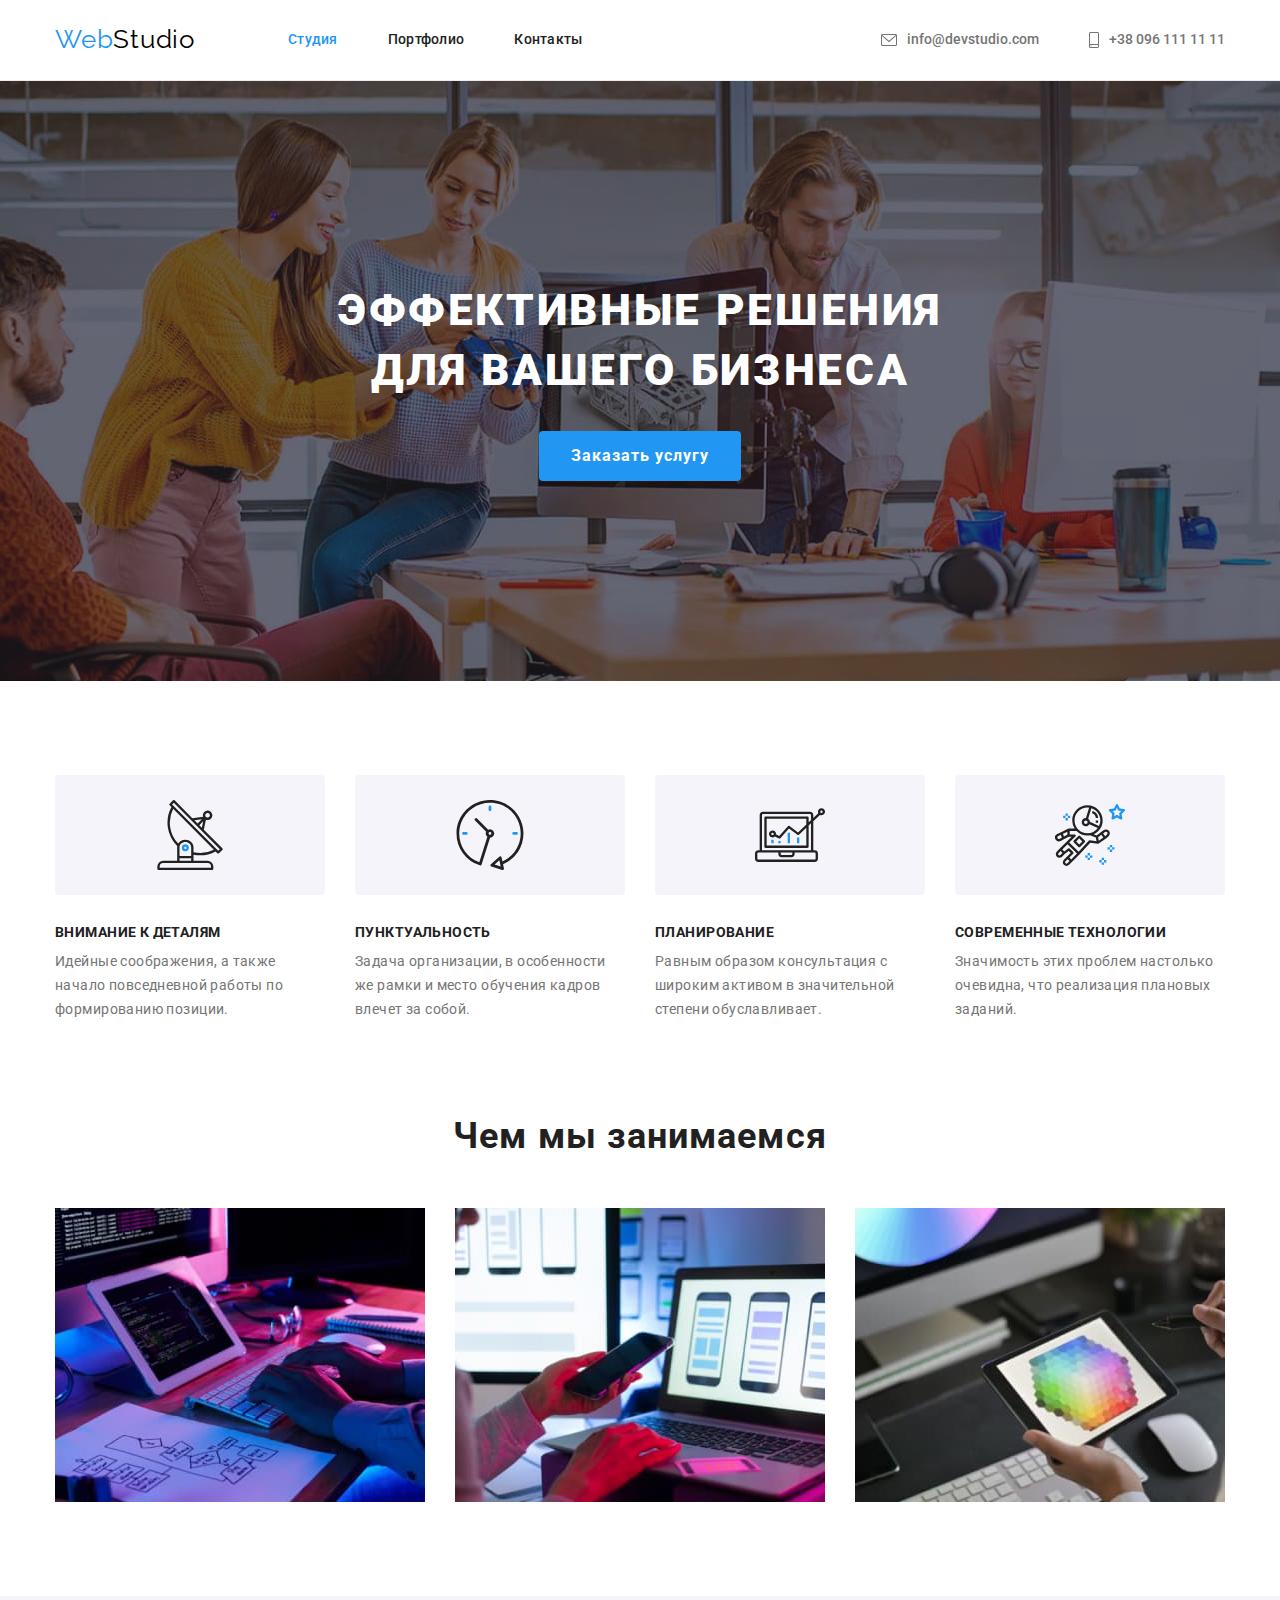
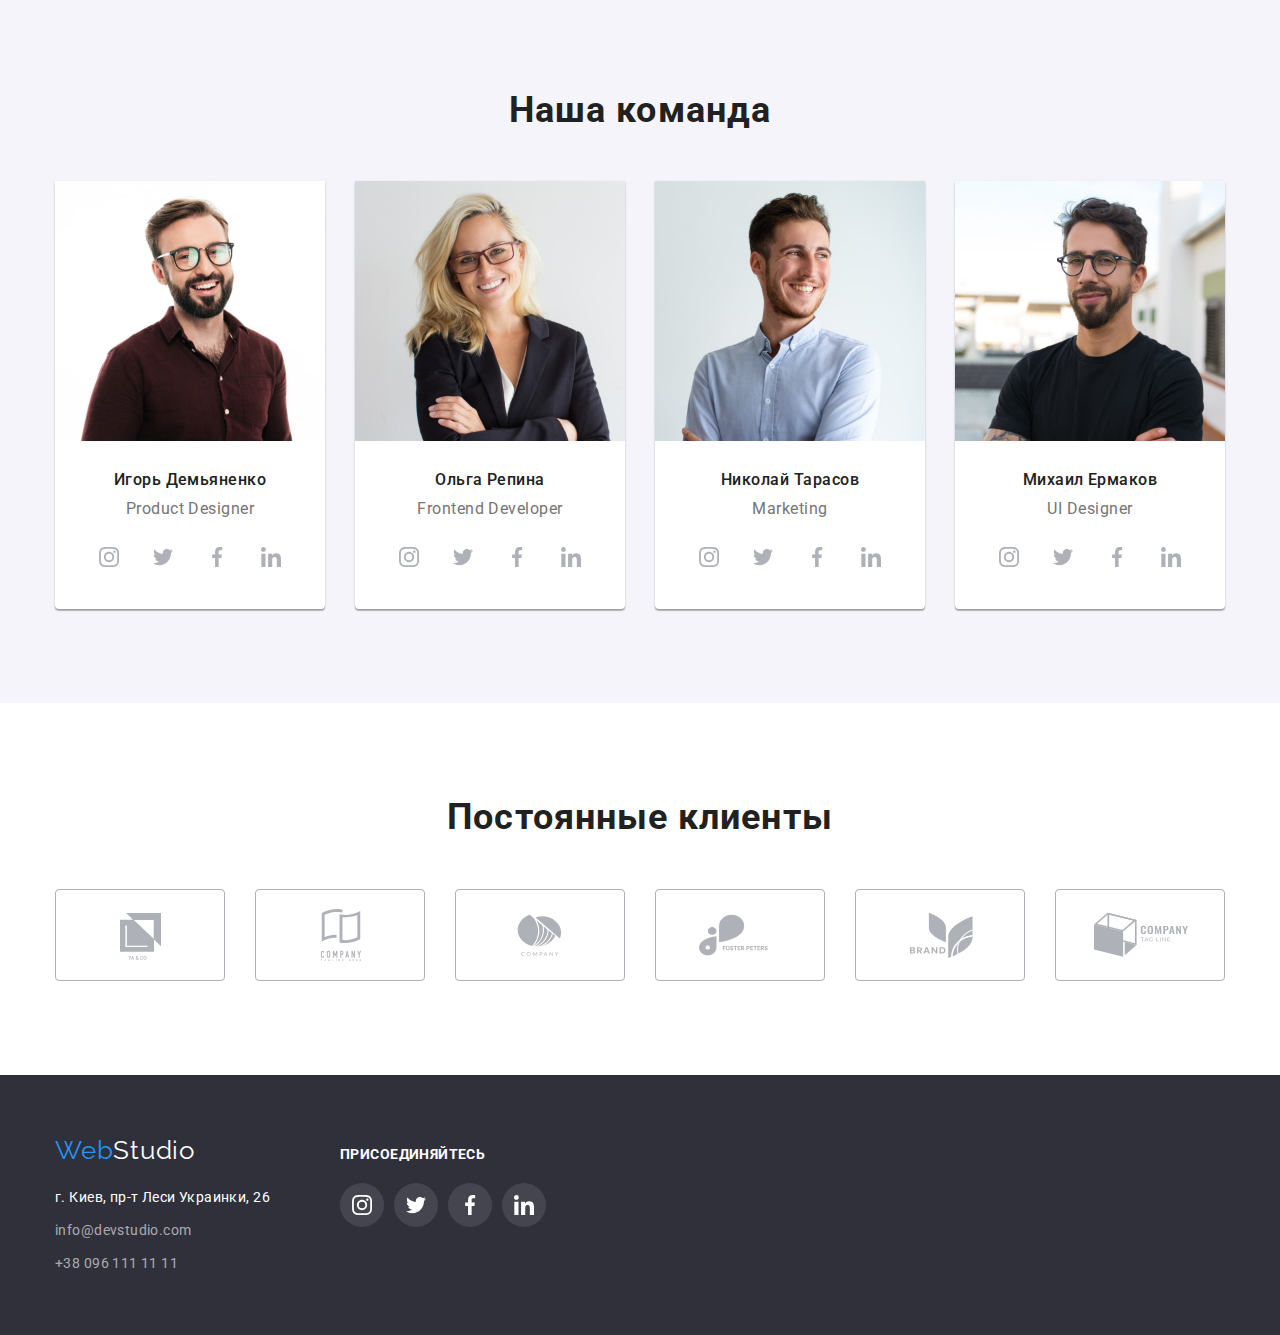
<file: index.html>
<!DOCTYPE html>
<html lang="ru">

<head>
    <meta charset="UTF-8">
    <meta http-equiv="X-UA-Compatible" content="IE=edge">
    <meta name="viewport" content="width=device-width, initial-scale=1.0">
    <title>Document</title>
    <link rel="preconnect" href="https://fonts.googleapis.com">
    <link rel="preconnect" href="https://fonts.gstatic.com" crossorigin>
    <link href="https://fonts.googleapis.com/css2?family=Raleway:wght@700&family=Roboto:wght@400;500;700;900&display=swap"
        rel="stylesheet">
    <link rel="stylesheet" href="https://cdnjs.cloudflare.com/ajax/libs/modern-normalize/1.1.0/modern-normalize.min.css">
    <link rel="stylesheet" href="./css/styles.css">
</head>

<body>
    <header class="header">
        <div class="container">
            <a href="./" class="logo logo-accent">Web<span class="logo">Studio</span></a>
            <nav class="menu-nav">
                <ul class="nav list">
                    <li><a href="" class="link active-nav">Студия</a></li>
                    <li><a href="portfolio.html" class="link">Портфолио</a></li>
                    <li><a href="" class="link">Контакты</a></li>
                </ul>
            </nav>
            <ul class="kontakts list">
                <li><a href="mailto:info@devstudio.com" class="link">
                        <svg class="mail-icon svg" width="16" height="14">
                            <use href="./images/symbol-defs.svg#envelope"></use>
                        </svg>
                        info@devstudio.com</a></li>
                <li><a href="tel:+380961111111" class="link">
                        <svg class="mail-icon svg" width="10" height="16">
                            <use href="./images/symbol-defs.svg#smartphone1"></use>
                        </svg>
                        +38 096 111 11 11</a></li>
            </ul>
        </div>
    </header>
    <main>
        <!-- герой -->   
        <section class="section hero">
            <div class="container">
                <h1>Эффективные решения для вашего бизнеса</h1>
                <button type="button">Заказать услугу</button>
            </div>
        </section>
        <!-- особенности -->
        <section class="section pecul">
            <div class="container">
                <h2>Особенности</h2>
                <!--скрытый заголовок-->
                <ul class="list">
                    <li>
                        <div class="pecul-svg">
                            <svg class="svg" height="70"  width="70">
                                <use href="./images/symbol-defs.svg#antenna"></use>
                            </svg>
                        </div>
                        <h3>Внимание к деталям</h3>
                        <p class="text">Идейные соображения, а также начало повседневной работы по формированию позиции.</p>
                    </li>
                    <li>
                        <div class="pecul-svg">
                            <svg class="svg" height="70" width="70">
                                <use href="./images/symbol-defs.svg#clock"></use>
                            </svg>
                        </div>
                        <h3>Пунктуальность</h3>
                        <p class="text">Задача организации, в особенности же рамки и место обучения кадров влечет за собой.</p>
                    </li>
                    <li>
                        <div class="pecul-svg">
                            <svg class="svg" height="70" width="70">
                                <use href="./images/symbol-defs.svg#diagram"></use>
                            </svg>
                        </div>
                        <h3>Планирование</h3>
                        <p class="text">Равным образом консультация с широким активом в значительной степени обуславливает.</p>
                    </li>
                    <li>
                        <div class="pecul-svg">
                            <svg class="svg" height="70" width="70">
                                <use href="./images/symbol-defs.svg#astronaut"></use>
                            </svg>
                        </div>
                        <h3>Современные технологии</h3>
                        <p class="text">Значимость этих проблем настолько очевидна, что реализация плановых заданий.</p>
                    </li>
                </ul>
            </div>
        </section>
        <!-- чем мы занимаемся -->
        <section class="section what-are-we-doing">
            <div class="container">
                <h2 class="title">Чем мы занимаемся</h2>
                <ul class="list">
                    <li><img src="./images/img.jpg" alt="набор разметки" width="370"></li>
                    <li><img src="./images/img1.jpg" alt="оптимизация под мобильные устройства" width="370"></li>
                    <li><img src="./images/img2.jpg" alt="дизайнерсие работы" width="370"></li>
                </ul>
            </div>
        </section>
        <!-- наша команда -->
        <section class=" section team">
            <div class="container">
                <h2 class="title">Наша команда</h2>
                <ul class="list">
                    <li class="team-item">
                        <img src="./images/igor1.jpg" alt="фото Игоря Демьяненко" width="270">
                            <h3>Игорь Демьяненко</h3>
                            <p class="text">Product Designer</p>
                            <ul class="list media-list">
                                <li class="item"><a class="social-media" href="" target="_blank" rel="nofollow noreferer">
                                    <svg class="svg" height="20" width="20">
                                        <use href="./images/symbol-defs.svg#instagram"></use>
                                    </svg>
                                </a></li>
                                <li class="item"><a class="social-media" href="" target="_blank" rel="nofollow noreferer">
                                    <svg class="svg" height="20" width="20">
                                        <use href="./images/symbol-defs.svg#twitter"></use>
                                    </svg>
                                </a></li>
                                <li class="item"><a class="social-media" href="" target="_blank" rel="nofollow noreferer">
                                    <svg class="svg" height="20" width="20">
                                        <use href="./images/symbol-defs.svg#facebook"></use>
                                    </svg>
                                </a></li>
                                <li class="item"><a class="social-media" href="" target="_blank" rel="nofollow noreferer">
                                    <svg class="svg" height="20" width="20">
                                        <use href="./images/symbol-defs.svg#linkedin"></use>
                                    </svg>
                                </a></li>
                            </ul>
                    </li>
                    <li class="team-item">
                        <img src="./images/olga1.jpg" alt="фото Ольги Репиной" width="270">
                            <h3>Ольга Репина</h3>
                            <p class="text">Frontend Developer</p>
                            <ul class="list media-list">
                                <li><a class="social-media" href="" target="_blank" rel="nofollow noreferer">
                                        <svg class="svg" height="20" width="20">
                                            <use href="./images/symbol-defs.svg#instagram"></use>
                                        </svg>
                                    </a></li>
                                <li><a class="social-media" href="" target="_blank" rel="nofollow noreferer">
                                        <svg class="svg" height="20" width="20">
                                            <use href="./images/symbol-defs.svg#twitter"></use>
                                        </svg>
                                    </a></li>
                                <li><a class="social-media" href="" target="_blank" rel="nofollow noreferer">
                                        <svg class="svg" height="20" width="20">
                                            <use href="./images/symbol-defs.svg#facebook"></use>
                                        </svg>
                                    </a></li>
                                <li><a class="social-media" href="" target="_blank" rel="nofollow noreferer">
                                        <svg class="svg" height="20" width="20">
                                            <use href="./images/symbol-defs.svg#linkedin"></use>
                                        </svg>
                                    </a></li>
                            </ul>
                    </li>
                    <li class="team-item">
                        <img src="./images/nikolai1.jpg" alt="фото Николая Тарасова" width="270">
                            <h3>Николай Тарасов</h3>
                            <p class="text">Marketing</p>
                            <ul class="list media-list">
                                <li><a class="social-media" href="" target="_blank" rel="nofollow noreferer">
                                        <svg class="svg" height="20" width="20">
                                            <use href="./images/symbol-defs.svg#instagram"></use>
                                        </svg>
                                    </a></li>
                                <li><a class="social-media" href="" target="_blank" rel="nofollow noreferer">
                                        <svg class="svg" height="20" width="20">
                                            <use href="./images/symbol-defs.svg#twitter"></use>
                                        </svg>
                                    </a></li>
                                <li><a class="social-media" href="" target="_blank" rel="nofollow noreferer">
                                        <svg class="svg" height="20" width="20">
                                            <use href="./images/symbol-defs.svg#facebook"></use>
                                        </svg>
                                    </a></li>
                                <li><a class="social-media" href="" target="_blank" rel="nofollow noreferer">
                                        <svg class="svg" height="20" width="20">
                                            <use href="./images/symbol-defs.svg#linkedin"></use>
                                        </svg>
                                    </a></li>
                            </ul>
                    </li>
                    <li class="team-item">
                        <img src="./images/mihail1.jpg" alt="фото Михаила Ермакова" width="270">
                            <h3>Михаил Ермаков</h3>
                            <p class="text">UI Designer</p>
                            <ul class="list media-list">
                                <li><a class="social-media" href="" target="_blank" rel="nofollow noreferer">
                                        <svg class="svg" height="20" width="20">
                                            <use href="./images/symbol-defs.svg#instagram"></use>
                                        </svg>
                                    </a></li>
                                <li><a class="social-media" href="" target="_blank" rel="nofollow noreferer">
                                        <svg class="svg" height="20" width="20">
                                            <use href="./images/symbol-defs.svg#twitter"></use>
                                        </svg>
                                    </a></li>
                                <li><a class="social-media" href="" target="_blank" rel="nofollow noreferer">
                                        <svg class="svg" height="20" width="20">
                                            <use href="./images/symbol-defs.svg#facebook"></use>
                                        </svg>
                                    </a></li>
                                <li><a class="social-media" href="" target="_blank" rel="nofollow noreferer">
                                        <svg class="svg" height="20" width="20">
                                            <use href="./images/symbol-defs.svg#linkedin"></use>
                                        </svg>
                                    </a></li>
                            </ul>
                    </li>
                </ul>
            </div>
        </section>
        <section class="section">
            <div class="container">
                <h2 class="title">Постоянные клиенты</h2>
                <ul class="list clients">
                    <li>
                        <a href="">
                            <svg class="svg" height="60" width="106">
                                <use href="./images/symbol-defs.svg#Logo-1"></use>
                            </svg>
                        </a>
                    </li>
                    <li>
                        <a href="">
                            <svg class="svg" height="60" width="106">
                                <use href="./images/symbol-defs.svg#Logo-2"></use>
                            </svg>
                        </a>
                    </li>
                    <li>
                        <a href="">
                            <svg class="svg" height="60" width="106">
                                <use href="./images/symbol-defs.svg#Logo-3"></use>
                            </svg>
                        </a>
                    </li>
                    <li>
                        <a href="">
                            <svg class="svg" height="60" width="106">
                                <use href="./images/symbol-defs.svg#Logo-4"></use>
                            </svg>
                        </a>
                    </li>
                    <li>
                        <a href="">
                            <svg class="svg" height="60" width="106">
                                <use href="./images/symbol-defs.svg#Logo-5"></use>
                            </svg>
                        </a>
                    </li>
                    <li>
                        <a href="">
                            <svg class="svg" height="60" width="106">
                                <use href="./images/symbol-defs.svg#Logo-6"></use>
                            </svg>
                        </a>
                    </li>
                </ul>
            </div>
        </section>
    </main>
    <!-- футер -->
    <footer class="footer">
        <div class="container">
            <div class="footer-block-1">
                <a href="./" class="logo logo-accent">Web<span class="logo logo-footer">Studio</span></a>
                <address class="address">
                    <ul class="list">
                        <li>
                            <p>г. Киев, пр-т Леси Украинки, 26</p>
                        </li>
                        <li><a href="mailto:info@devstudio.com" class="link">info@devstudio.com</a></li>
                        <li><a href="tel:+380961111111" class="link">+38 096 111 11 11</a></li>
                    </ul>
                </address>
            </div>
            <div class="footer-block-2">
                <p class="footer-text">присоединяйтесь</p>
                <ul class="list footer-media-list">
                    <li>
                        <a href="" class="footer-media">
                            <svg class="svg" width="20" height="20">
                                <use href="./images/symbol-defs.svg#instagram"></use>
                            </svg>
                        </a>
                    </li>
                    <li>
                        <a href="" class="footer-media">
                            <svg class="svg" width="20" height="20">
                                <use href="./images/symbol-defs.svg#twitter"></use>
                            </svg>
                        </a>
                    </li>
                    <li>
                        <a href="" class="footer-media">
                            <svg class="svg" width="20" height="20">
                                <use href="./images/symbol-defs.svg#facebook"></use>
                            </svg>
                        </a>
                    </li>
                    <li>
                        <a href="" class="footer-media">
                            <svg class="svg" width="20" height="20">
                                <use href="./images/symbol-defs.svg#linkedin"></use>
                            </svg>
                        </a>
                    </li>
                </ul>
            </div>
        </div>
    </footer>
</body>

</html>
</file>
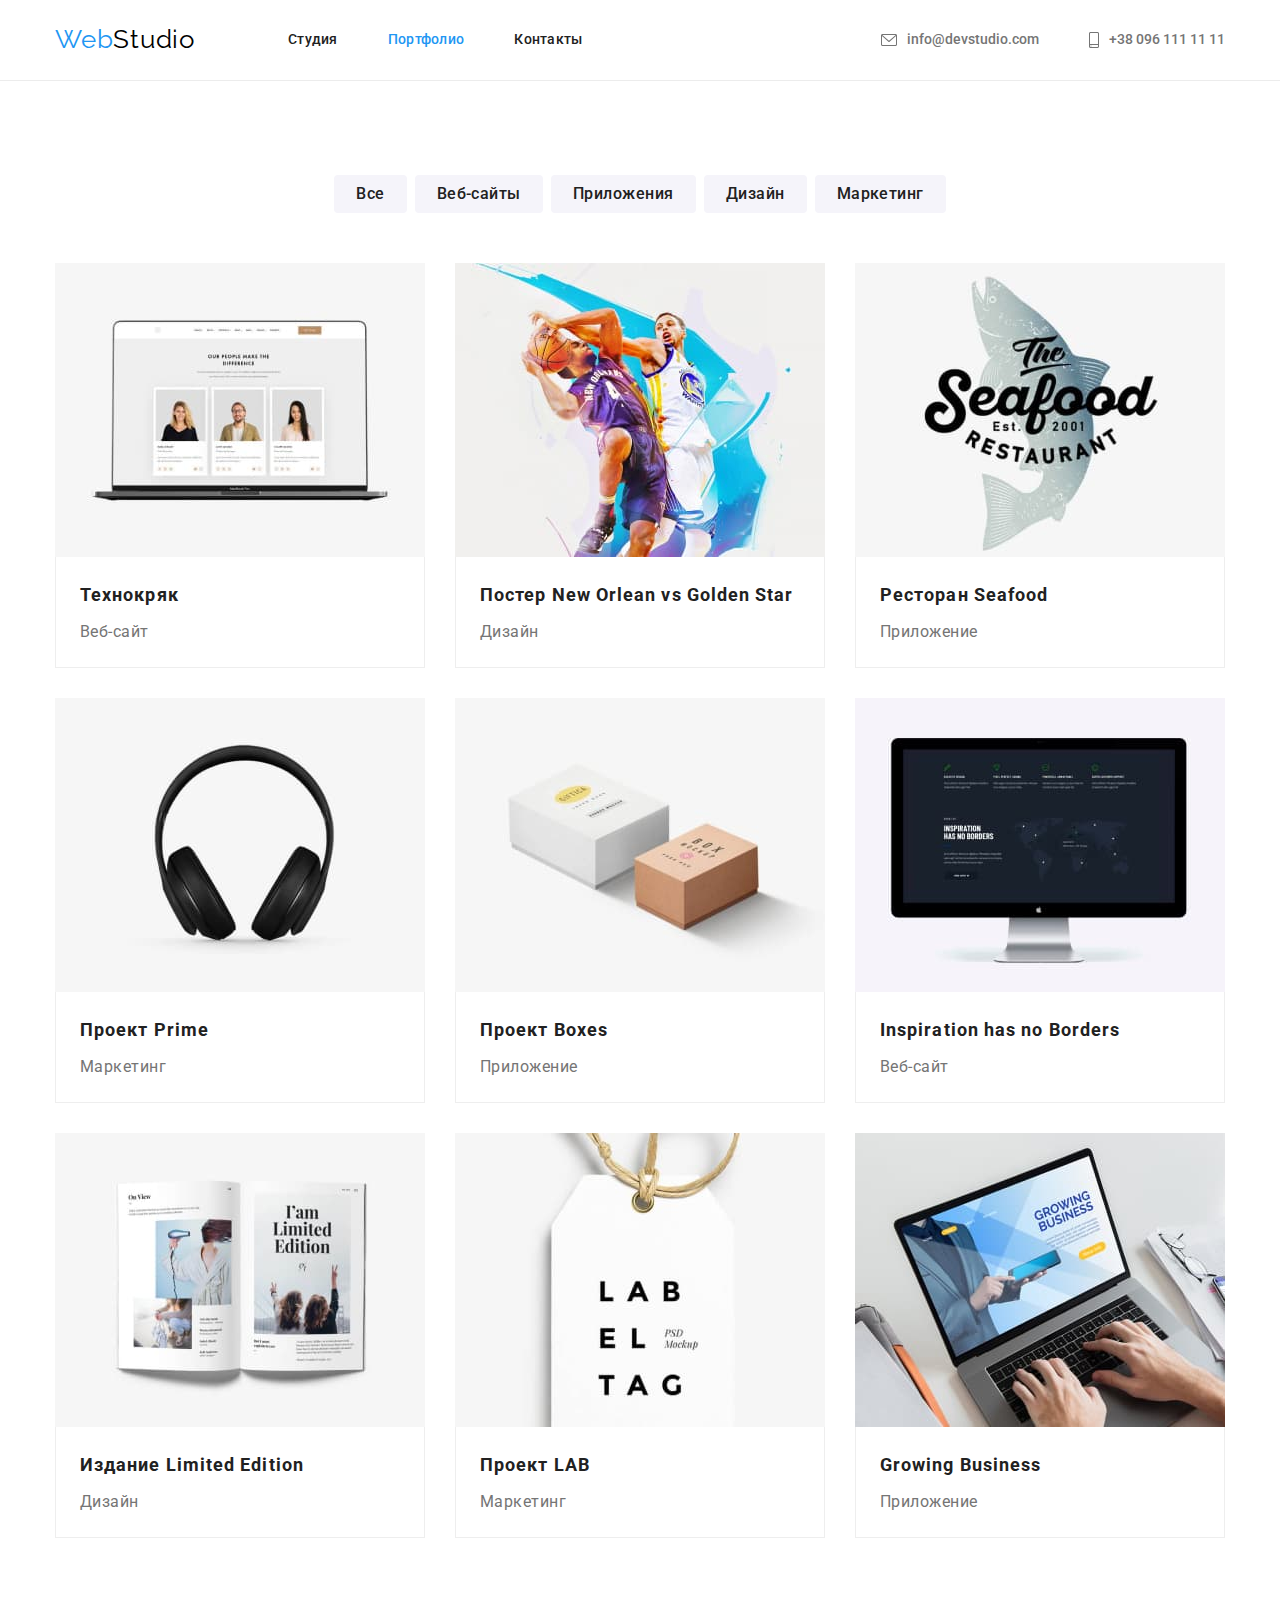
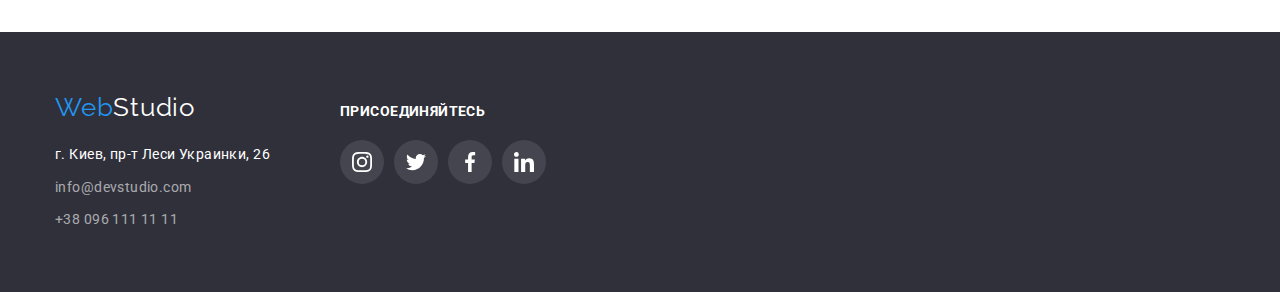
<file: portfolio.html>
<!DOCTYPE html>
<html lang="ru">

<head>
    <meta charset="UTF-8">
    <meta http-equiv="X-UA-Compatible" content="IE=edge">
    <meta name="viewport" content="width=device-width, initial-scale=1.0">
    <title>portfolio</title>
    <link rel="preconnect" href="https://fonts.googleapis.com">
    <link rel="preconnect" href="https://fonts.gstatic.com" crossorigin>
    <link href="https://fonts.googleapis.com/css2?family=Raleway:wght@700&family=Roboto:wght@400;500;700;900&display=swap"
        rel="stylesheet">
    <link rel="stylesheet" href="https://cdnjs.cloudflare.com/ajax/libs/modern-normalize/1.1.0/modern-normalize.min.css">
    <link rel="stylesheet" href="./css/styles.css">
</head>

<body>
    <header class="header">
        <div class="container">
            <a href="./" class="logo logo-accent">Web<span class="logo">Studio</span></a>
            <nav class="menu-nav">
                <ul class="nav list">
                    <li><a href="./index.html" class=" link">Студия</a></li>
                    <li><a href="portfolio.html" class="link active-nav">Портфолио</a></li>
                    <li><a href="" class="link">Контакты</a></li>
                </ul>
            </nav>
            <ul class="kontakts list">
                <li><a href="mailto:info@devstudio.com" class="link">
                    <svg class="mail-icon svg" width="16" height="14">
                        <use href="./images/symbol-defs.svg#envelope"></use>
                    </svg>
                    info@devstudio.com</a></li>
                <li><a href="tel:+380961111111" class="link">
                    <svg class="mail-icon svg" width="10" height="16">
                        <use href="./images/symbol-defs.svg#smartphone1"></use>
                    </svg>
                    +38 096 111 11 11</a></li>
            </ul>
        </div>
    </header>
    <main>
        <section class="section portfolio">
            <div class="container">
                <ul class="filter list">
                    <li><button type="button" class="button">Все</button></li>
                    <li><button type="button" class="button">Веб-сайты</button></li>
                    <li><button type="button" class="button">Приложения</button></li>
                    <li><button type="button" class="button">Дизайн</button></li>
                    <li><button type="button" class="button">Маркетинг</button></li>
                </ul>
                <ul class="list cards">
                    <li class="card">
                        <a href="" class="link card-link">
                            <img src="./images/texnoryak.jpg" alt="">
                            <div>
                                <p class="item-title">Технокряк</p>
                                <p class="subtitle">Веб-сайт</p>
                            </div>
                        </a>
                    </li>
                    <li class="card">
                        <a href="" class="link card-link">
                            <img src="./images/poster.jpg" alt="">
                            <div>
                                <p class="item-title">Постер New Orlean vs Golden Star</p>
                                <p class="subtitle">Дизайн</p>
                            </div>
                        </a>
                    </li>
                    <li class="card">
                        <a href="" class="link card-link">
                            <img src="./images/restoran.jpg" alt="">
                            <div>
                                <p class="item-title">Ресторан Seafood</p>
                                <p class="subtitle">Приложение</p>
                            </div>
                        </a>
                    </li>
                    <li class="card">
                        <a href="" class="link card-link">
                            <img src="./images/prime.jpg" alt="">
                            <div>
                                <p class="item-title">Проект Prime</p>
                                <p class="subtitle">Маркетинг</p>
                            </div>
                        </a>
                    </li>
                    <li class="card">
                        <a href="" class="link card-link">
                            <img src="./images/boxes.jpg" alt="">
                            <div>
                                <p class="item-title">Проект Boxes</p>
                                <p class="subtitle">Приложение</p>
                            </div>
                        </a>
                    </li>
                    <li class="card">
                        <a href="" class="link card-link">
                            <img src="./images/inspiration.jpg" alt="">
                            <div>
                                <p class="item-title">Inspiration has no Borders</p>
                                <p class="subtitle">Веб-сайт</p>
                            </div>
                        </a>
                    </li>
                    <li class="card">
                        <a href="" class="link card-link">
                            <img src="./images/izdanie.jpg" alt="">
                            <div>
                                <p class="item-title">Издание Limited Edition</p>
                                <p class="subtitle">Дизайн</p>
                            </div>
                        </a>
                    </li>
                    <li class="card">
                        <a href="" class="link card-link">
                            <img src="./images/lab.jpg" alt="">
                            <div>
                                <p class="item-title">Проект LAB</p>
                                <p class="subtitle">Маркетинг</p>
                            </div>
                        </a>
                    </li>
                    <li class="card">
                        <a href="" class="link card-link">
                            <img src="./images/growing.jpg" alt="">
                            <div>
                                <p class="item-title">Growing Business</p>
                                <p class="subtitle">Приложение</p>
                            </div>
                        </a>
                    </li>
                </ul>
            </div>
        </section>
    </main>
    <footer class="footer">
        <div class="container">
            <div class="footer-block-1">
                <a href="./" class="logo logo-accent">Web<span class="logo logo-footer">Studio</span></a>
                <address class="address">
                    <ul class="list">
                        <li>
                            <p>г. Киев, пр-т Леси Украинки, 26</p>
                        </li>
                        <li><a href="mailto:info@devstudio.com" class="link">info@devstudio.com</a></li>
                        <li><a href="tel:+380961111111" class="link">+38 096 111 11 11</a></li>
                    </ul>
                </address>
            </div>
            <div class="footer-block-2">
                <p class="footer-text">присоединяйтесь</p>
                <ul class="list footer-media-list">
                    <li>
                        <a href="" class="footer-media">
                            <svg class="svg" width="20" height="20">
                                <use href="./images/symbol-defs.svg#instagram"></use>
                            </svg>
                        </a>
                    </li>
                    <li>
                        <a href="" class="footer-media">
                            <svg class="svg" width="20" height="20">
                                <use href="./images/symbol-defs.svg#twitter"></use>
                            </svg>
                        </a>
                    </li>
                    <li>
                        <a href="" class="footer-media">
                            <svg class="svg" width="20" height="20">
                                <use href="./images/symbol-defs.svg#facebook"></use>
                            </svg>
                        </a>
                    </li>
                    <li>
                        <a href="" class="footer-media">
                            <svg class="svg" width="20" height="20">
                                <use href="./images/symbol-defs.svg#linkedin"></use>
                            </svg>
                        </a>
                    </li>
                </ul>
            </div>
        </div>
    </footer>
</body>
</html>
</file>
<file: css/styles.css>
:root {
    --title-color: #212121;
    --text-color: #757575;
    --accent: #2196F3;
    --color-logo: #000000;
    --color-logo-footer: #ffffff;
    --color-heder-kontakts: rgba(117, 117, 117, 1);
    --focus-color-link: rgba(33, 150, 243, 1);
    --color-h1: #FFFFFF;
    --background-color: #ffffff;
    --background-team: #F5F4FA;
}

/* -----------------------общее-------------------- */
body {
    color: var(--title-color);
    font-family: 'Roboto',
    sans-serif;
    background-color: var(--background-color);
}
h1, h2, h3, p, ul {
    margin: 0;
    padding: 0;
}
img {
    display: block;
    max-width: 100%;
    height: auto;
}
.link {
    text-decoration: none;
}
.address {
    font-style: normal;
}
.list {
    list-style: none;
}
.text {
    color: var(--text-color);
}
.container {
    width: 1200px;
    margin: 0 auto;
    padding-left: 15px;
    padding-right: 15px;
}
.section {
    padding-top: 94px;
    padding-bottom: 94px;
}
.svg {
    fill: currentColor;
}

/* ---------------------ХЕДЕР--------------------- */
.header {
    border-bottom: 1px solid #ECECEC;
}
.header .container {
    display: flex;
    align-items: center;
}

.header .link:hover,
.header .link:focus {
    color: var(--focus-color-link);
}
.header .link.active-nav {
    color: var(--accent);
}

.header a.logo {
    margin-right: 93px;
}
.logo {
    font-family: 'Raleway', sans-serif;
    font-size: 26px;
    line-height: 1.2;
    letter-spacing: 0.03em;
    color: var(--color-logo);
    text-decoration: none;
}
.logo.logo-accent {
    color: var(--accent);
}
.logo.logo-footer {
    color: var(--color-logo-footer);
}

.header .nav {
    display: flex;
}
.nav .link {
    display: inline-block;
    padding: 32px 0;
    font-weight: 500;
    font-size: 14px;
    line-height: 1.14;
    letter-spacing: 0.02em;
    color: var(--title-color);
}
.nav :not(:last-child) {
    margin-right: 50px;
}

.header .kontakts {
    display: flex;
    margin-left: auto;
}
.kontakts .link{
    color: var(--color-heder-kontakts);
    font-weight: 500;
    font-size: 14px;
    line-height: 1.14;
}
.kontakts :not(:last-child) {
    margin-right: 50px;
}
.kontakts .link {
    display: flex;
    align-items: center;
}
.mail-icon.svg {
    margin-right: 10px;
}
/* --------------------герой-------------------- */
.section.hero {
    background-image: linear-gradient(to right, rgba(47, 48, 58, 0.4), rgba(47, 48, 58, 0.4)), url(../images/background-img.jpg);
    background-repeat: no-repeat;
    background-position: center;
    /* background-image: linear-gradient(to right, rgba(47, 48, 58, 0.4),rgba(47, 48, 58, 0.4)); */
    padding-top: 0;
    padding-bottom: 0;
}
.hero {
    background-color: #2F303A; /* временно */
    text-align: center;
}
.hero .container {
    padding: 200px 0;
}
.hero h1 {
    width: 696px;
    margin-left: auto;
    margin-right: auto;
    margin-bottom: 30px;
    font-weight: 900;
    font-size: 44px;
    line-height: 1.36;
    letter-spacing: 0.06em;
    text-transform: uppercase;
    color: var(--color-h1);
}
.hero button {
    min-width: 200px;
    padding: 10px 32px;
    border: 0;
    border-radius: 4px;
    font-family: 'Roboto',
    sans-serif;
    font-weight: 700;
    font-size: 16px;
    line-height: 1.87;
    letter-spacing: 0.06em;
    color: var(--color-h1);
    background-color: var(--accent);
}
.hero button:hover,
.hero button:focus {
    cursor: pointer;
}

/* --------------особенности------------------- */
.pecul ul{
    display: flex;
    flex-direction: row;
}
.pecul li{
    width: 270px;
}
.pecul li:not(:last-child){
    margin-right: 30px;
}
.pecul-svg {
    display: flex;
    justify-content: center;
    align-items: center;
    padding-top: 25px;
    padding-bottom: 25px;
    background-color: var(--background-team);
    border-radius: 4px;
    margin-bottom: 30px;
}
.pecul h2 {
    display: none;
}
.pecul h3 {
    font-size: 14px;
    line-height: 1.14;
    letter-spacing: 0.03em;
    text-transform: uppercase;
    margin-bottom: 10px;
}
.pecul p {
    font-size: 14px;
    line-height: 1.7;
    letter-spacing: 0.03em;
}

/* -------------чем мы занимаемся-------------- */
.section.what-are-we-doing {
    padding-top: 0;
}
.title {
    font-size: 36px;
    line-height: 1.16;
    letter-spacing: 0.03em;
    margin-bottom: 50px;
    text-align: center;
}
.what-are-we-doing ul{
    display: flex;
}
.what-are-we-doing li:not(:last-child) {
    margin-right: 30px;
}

/* -------------наша команда-------------------- */
.team {
    background-color: var(--background-team);
}
.team ul {
    display: flex;
}
.team li {
    background-color: var(--background-color);
    text-align: center;
}
.team-item {
    border-bottom-right-radius: 4px;
    border-bottom-left-radius: 4px;
    box-shadow: 0px 1px 3px rgba(0, 0, 0, 0.12),
                0px 1px 1px rgba(0, 0, 0, 0.14),
                0px 2px 1px rgba(0, 0, 0, 0.2);
}
.team-item:not(:last-child) {
    margin-right: 30px;
}

.team h3 {
    margin-top: 30px;
    margin-bottom: 10px;
    font-weight: 500;
    font-size: 16px;
    line-height: 1.18;
    letter-spacing: 0.03em;
    color: var(--title-color);
}
.team p {
    font-size: 16px;
    line-height: 1.18;
    letter-spacing: 0.03em;
}
.media-list {
    display: flex;
    justify-content: space-between;
    padding-right: 32px;
    padding-left: 32px;
    padding-top: 16px;
    padding-bottom: 30px;
}
.media-list .item {
    margin: 0;
    padding: 0;
}
.social-media {
    display: flex;
    justify-content: center;
    align-items: center;
    color: #AFB1B8;
    width: 44px;
    height: 44px;
    border-radius: 50%;
}
.social-media:hover,
.social-media:focus {
    color: #FFFFFF;
    background-color: #2196F3;
}
/* -------------------клиенты--------------------- */
.clients {
    display: flex;
}
.clients :not(:last-child){
    margin-right: 30px;
}
.clients a {
    display: block;
    width: 170px;
    height: 92px;
    justify-content: center;
    align-items: center;
    padding: 16px 32px;
    border: 1px solid rgba(175, 177, 184, 1);
    border-radius: 4px;
    color: rgba(175, 177, 184, 1);
}
.clients a:hover,
.clients a:focus {
    color: var(--accent);
    border-color: var(--accent);
}
/* --------------------футер----------------------- */
.footer {
    background-color: #2F303A; /* временно */
    padding-top: 60px;
    padding-bottom: 60px;
}
.footer>.container{
    display: flex;
}
.footer-block-1{
    margin-right: 70px;
}
.address {
    margin-top: 20px;
}
.address li:not(:last-child){
    margin-bottom: 9px;
}
.address p {
    font-size: 14px;
    line-height: 1.7;
    letter-spacing: 0.03em;
    color: var(--color-h1);
}
.address a {
    font-size: 14px;
    line-height: 1.7;
    letter-spacing: 0.03em;
    color: rgba(255, 255, 255, 0.6);
}
.footer-block-2 {
    padding-top: 12px;
}
.footer-text {
    font-weight: 700;
    font-size: 14px;
    line-height: 1.14;
    letter-spacing: 0.03em;
    text-transform: uppercase;
    color: var(--color-h1);
    margin-bottom: 20px;
}
.footer-media-list{
    display: flex;
}
.footer-media-list li:not(:last-child){
    margin-right: 10px;
}
.footer-media {
    display: flex;
    width: 44px;
    height: 44px;
    justify-content: center;
    align-items: center;
    border-radius: 50%;
    color: var(--color-h1);
    background-color: rgba(255,255,255,0.1);
}
.footer-media:hover,
.footer-media:focus {
    background-color: var(--accent);
}


/* -------------------портфолио-------------------- */
.filter.list {
    display: flex;
    justify-content: center;
    margin-bottom: 50px;
}
.filter li:not(:last-child){
    margin-right: 8px;
}
.button {
    border: 0;
    border-radius: 4px;
    padding: 6px 22px;
    font-family: 'Roboto',
    sans-serif;
    font-weight: 500;
    font-size: 16px;
    line-height: 1.62;
    letter-spacing: 0.03em;
    color: var(--title-color);
    background-color: #F5F4FA;;
}
.button:hover,
.button:focus {
    color: var(--color-h1);
    background-color: var(--accent);
    cursor: pointer;
    box-shadow:  0px 2px 2px 0 rgba(0, 0, 0, 0.12), 
                 0px 1px 2px 0 rgba(0, 0, 0, 0.08);
}
.list.cards {
    display: flex;
    flex-wrap: wrap;
}
.card {
    width: 370px;
    margin-right: 30px;
    margin-bottom: 30px;
}
.card-link {
    display: block;
}
.card-link:hover,
.card-link:focus {
    box-shadow: 1px 4px 6px  rgba(0, 0, 0, 0.16),
                0px 1px 4px rgba(0, 0, 0, 0.06);
}
.card:nth-child(3n) {
    margin-right: 0;
}
.card:nth-last-child(-n+3){
    margin-bottom: 0;
}
.card div {
    padding: 20px 24px;
    border-left: 1px solid #EEEEEE;
    border-right: 1px solid #EEEEEE;
    border-bottom: 1px solid #EEEEEE;
}
.card img {
    display: block;
}
.item-title {
    font-weight: 700;
    font-size: 18px;
    line-height: 2;
    letter-spacing: 0.06em;
    color: var(--title-color);
    margin-bottom: 4px;
}
.subtitle {
    font-size: 16px;
    line-height: 1.87;
    letter-spacing: 0.03em;
    color: var(--text-color);
}
</file>
